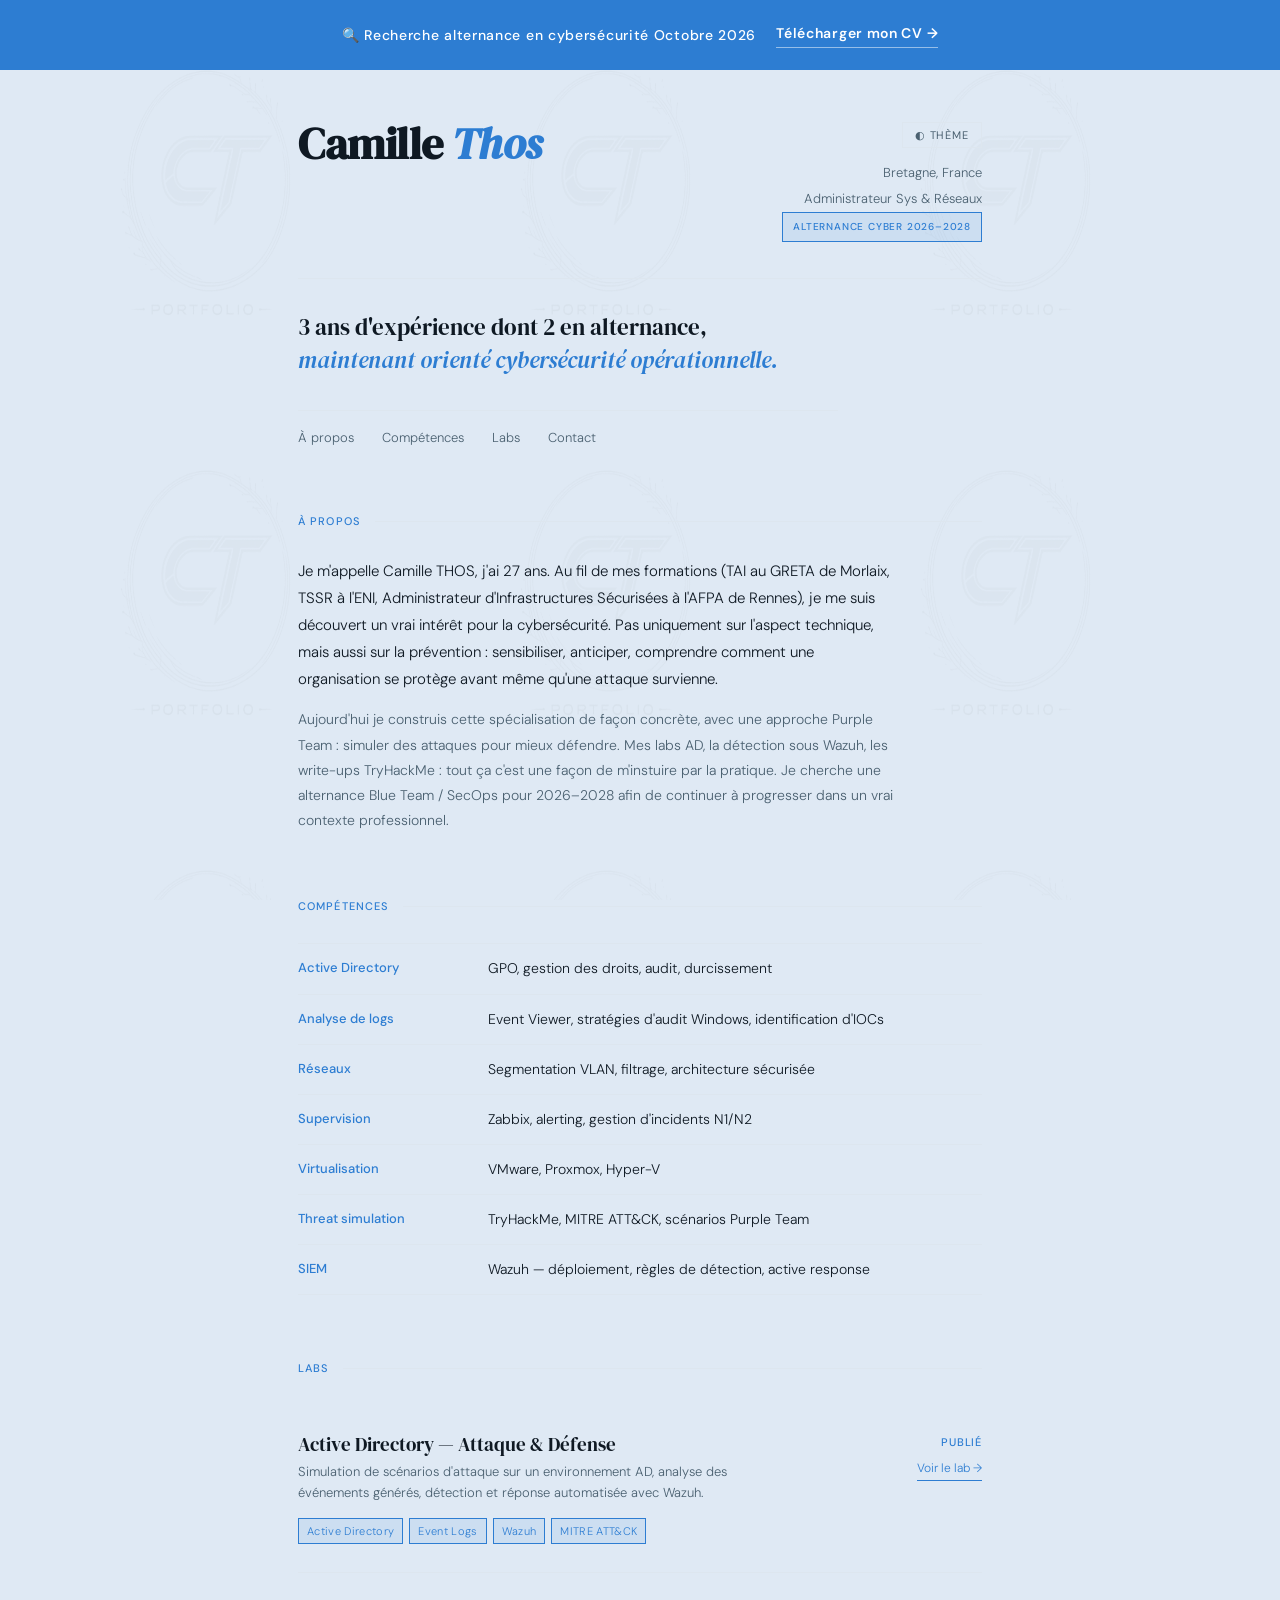
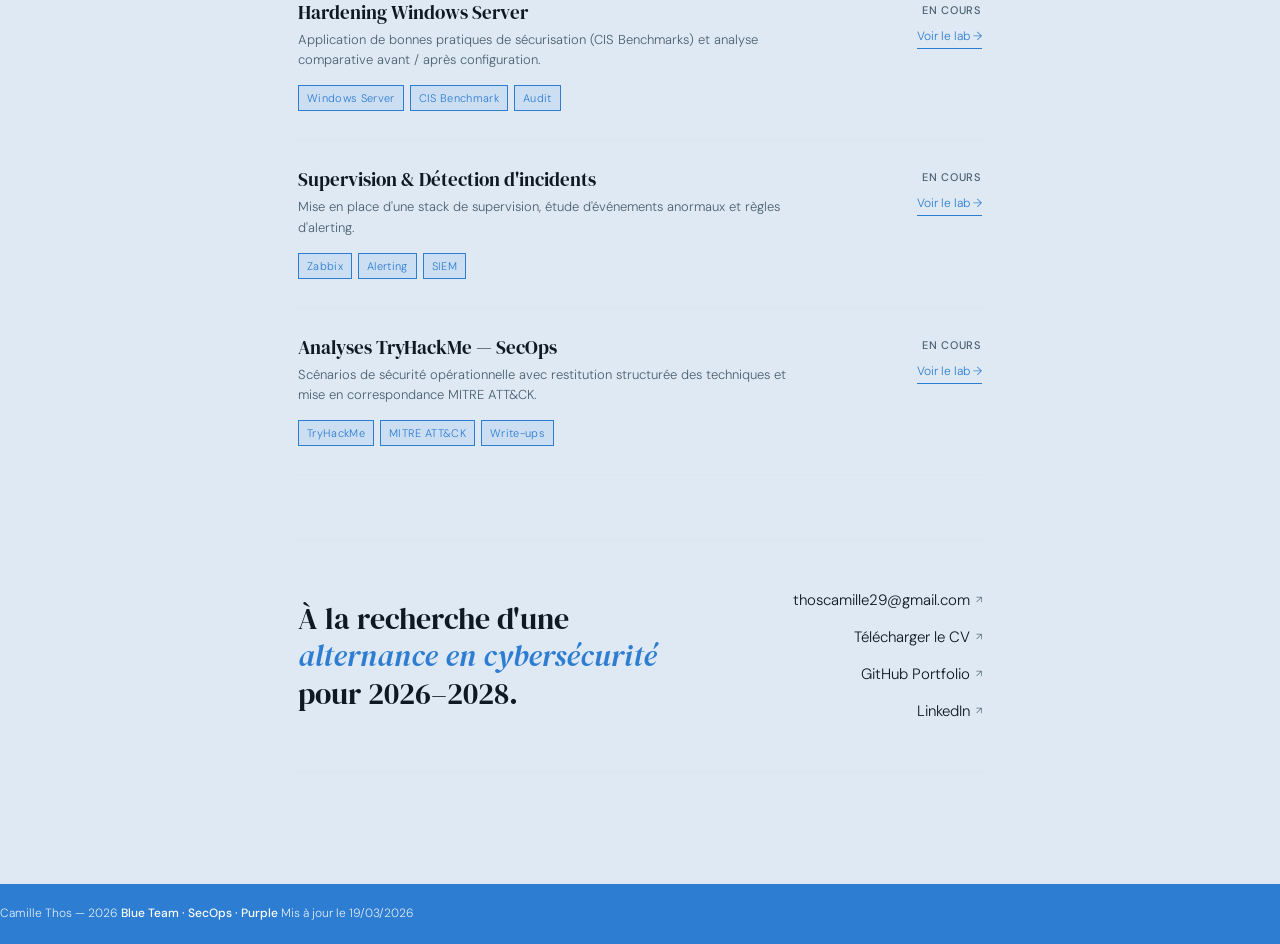
<file: index.html>
<!DOCTYPE html>
<html lang="fr" data-theme="light">
<head>
  <meta charset="UTF-8" />
  <meta name="viewport" content="width=device-width, initial-scale=1.0" />
  <title>Camille Thos</title>
  <link href="https://fonts.googleapis.com/css2?family=DM+Serif+Display:ital@0;1&family=DM+Sans:opsz,wght@9..40,300;9..40,400;9..40,500&display=swap" rel="stylesheet" />
  <link rel="stylesheet" href="style.css" />
</head>
<body>

<div class="banner">
  &#128269; Recherche alternance en cybersécurité Octobre 2026
  <a href="CV_THOS_CAMILLE.pdf" target="_blank">Télécharger mon CV →</a>
</div>

<div class="container">

  <header>
    <div class="header-top">
      <h1 class="name">Camille <em>Thos</em></h1>
      <div class="header-right">
        <button class="theme-toggle" onclick="toggleTheme()">&#9680; Thème</button>
        <div class="header-meta">
          Bretagne, France<br>
          Administrateur Sys &amp; Réseaux<br>
          <span class="badge">Alternance cyber 2026&ndash;2028</span>
        </div>
      </div>
    </div>

    <p class="header-intro">
      3 ans d&apos;expérience dont 2 en alternance,<br>
      <em>maintenant orienté cybersécurité opérationnelle.</em>
    </p>

    <nav>
      <a href="#apropos">À propos</a>
      <a href="#competences">Compétences</a>
      <a href="#labs">Labs</a>
      <a href="#contact">Contact</a>
    </nav>
  </header>

  <section id="apropos">
    <div class="section-label">À propos</div>
    <div class="about-body">
      <p>Je m&apos;appelle Camille THOS, j&apos;ai 27 ans. Au fil de mes formations (TAI au GRETA de Morlaix, TSSR à l&apos;ENI, Administrateur d&apos;Infrastructures Sécurisées à l&apos;AFPA de Rennes), je me suis découvert un vrai intérêt pour la cybersécurité. Pas uniquement sur l&apos;aspect technique, mais aussi sur la prévention : sensibiliser, anticiper, comprendre comment une organisation se protège avant même qu&apos;une attaque survienne.</p>
      <p>Aujourd&apos;hui je construis cette spécialisation de façon concrète, avec une approche Purple Team : simuler des attaques pour mieux défendre. Mes labs AD, la détection sous Wazuh, les write-ups TryHackMe : tout ça c&apos;est une façon de m'instuire par la pratique. Je cherche une alternance Blue Team / SecOps pour 2026&ndash;2028 afin de continuer à progresser dans un vrai contexte professionnel.</p>
    </div>
  </section>

  <section id="competences">
    <div class="section-label">Compétences</div>
    <table class="skills-table">
      <tr><td>Active Directory</td><td>GPO, gestion des droits, audit, durcissement</td></tr>
      <tr><td>Analyse de logs</td><td>Event Viewer, stratégies d&apos;audit Windows, identification d&apos;IOCs</td></tr>
      <tr><td>Réseaux</td><td>Segmentation VLAN, filtrage, architecture sécurisée</td></tr>
      <tr><td>Supervision</td><td>Zabbix, alerting, gestion d&apos;incidents N1/N2</td></tr>
      <tr><td>Virtualisation</td><td>VMware, Proxmox, Hyper-V</td></tr>
      <tr><td>Threat simulation</td><td>TryHackMe, MITRE ATT&amp;CK, scénarios Purple Team</td></tr>
      <tr><td>SIEM</td><td>Wazuh — déploiement, règles de détection, active response</td></tr>
    </table>
  </section>

  <section id="labs">
    <div class="section-label">Labs</div>

    <div class="lab">
      <div>
        <div class="lab-title">Active Directory — Attaque &amp; Défense</div>
        <div class="lab-desc">Simulation de scénarios d&apos;attaque sur un environnement AD, analyse des événements générés, détection et réponse automatisée avec Wazuh.</div>
        <div class="lab-tags">
          <span class="lab-tag">Active Directory</span>
          <span class="lab-tag">Event Logs</span>
          <span class="lab-tag">Wazuh</span>
          <span class="lab-tag">MITRE ATT&amp;CK</span>
        </div>
      </div>
      <div class="lab-aside">
        <span class="lab-status on">Publié</span>
        <a class="lab-link" href="lab-ad.html">Voir le lab →</a>
      </div>
    </div>

    <div class="lab">
      <div>
        <div class="lab-title">Hardening Windows Server</div>
        <div class="lab-desc">Application de bonnes pratiques de sécurisation (CIS Benchmarks) et analyse comparative avant / après configuration.</div>
        <div class="lab-tags">
          <span class="lab-tag">Windows Server</span>
          <span class="lab-tag">CIS Benchmark</span>
          <span class="lab-tag">Audit</span>
        </div>
      </div>
      <div class="lab-aside">
        <span class="lab-status">En cours</span>
        <a class="lab-link" href="lab-hardening.html">Voir le lab →</a>
      </div>
    </div>

    <div class="lab">
      <div>
        <div class="lab-title">Supervision &amp; Détection d&apos;incidents</div>
        <div class="lab-desc">Mise en place d&apos;une stack de supervision, étude d&apos;événements anormaux et règles d&apos;alerting.</div>
        <div class="lab-tags">
          <span class="lab-tag">Zabbix</span>
          <span class="lab-tag">Alerting</span>
          <span class="lab-tag">SIEM</span>
        </div>
      </div>
      <div class="lab-aside">
        <span class="lab-status">En cours</span>
        <a class="lab-link" href="lab-supervision.html">Voir le lab →</a>
      </div>
    </div>

    <div class="lab">
      <div>
        <div class="lab-title">Analyses TryHackMe — SecOps</div>
        <div class="lab-desc">Scénarios de sécurité opérationnelle avec restitution structurée des techniques et mise en correspondance MITRE ATT&amp;CK.</div>
        <div class="lab-tags">
          <span class="lab-tag">TryHackMe</span>
          <span class="lab-tag">MITRE ATT&amp;CK</span>
          <span class="lab-tag">Write-ups</span>
        </div>
      </div>
      <div class="lab-aside">
        <span class="lab-status">En cours</span>
        <a class="lab-link" href="lab-tryhackme.html">Voir le lab →</a>
      </div>
    </div>

  </section>

  <section id="contact">
    <div class="contact-wrap">
      <div class="contact-heading">
        À la recherche d&apos;une<br>
        <em>alternance en cybersécurité</em><br>
        pour 2026&ndash;2028.
      </div>
      <div class="contact-links">
        <a class="clink" href="mailto:thoscamille29@gmail.com">thoscamille29@gmail.com</a>
        <a class="clink" href="CV_THOS_CAMILLE.pdf" target="_blank">Télécharger le CV</a>
        <a class="clink" href="https://github.com/camille-thos/Cyber-Portfolio" target="_blank">GitHub Portfolio</a>
        <a class="clink" href="https://www.linkedin.com/in/camille-thos" target="_blank">LinkedIn</a>
      </div>
    </div>
  </section>

</div>

<footer>
  <span>Camille Thos &mdash; 2026</span>
  <span class="footer-accent">Blue Team &middot; SecOps &middot; Purple</span>
  <span>Mis à jour le 19/03/2026</span>
</footer>

<script>
  function toggleTheme() {
    const html = document.documentElement;
    const next = html.getAttribute('data-theme') === 'dark' ? 'light' : 'dark';
    html.setAttribute('data-theme', next);
    localStorage.setItem('theme', next);
  }
  const saved = localStorage.getItem('theme');
  if (saved) document.documentElement.setAttribute('data-theme', saved);

  // Accordéon (lab pages only, no-op on index)
  document.querySelectorAll('.accordion-trigger').forEach(btn => {
    btn.addEventListener('click', () => {
      const item = btn.parentElement;
      const isOpen = item.classList.contains('open');
      document.querySelectorAll('.accordion-item').forEach(i => i.classList.remove('open'));
      if (!isOpen) {
        item.classList.add('open');
        setTimeout(() => item.scrollIntoView({ behavior: 'smooth', block: 'start' }), 50);
      }
    });
  });
</script>
</body>
</html>
</file>
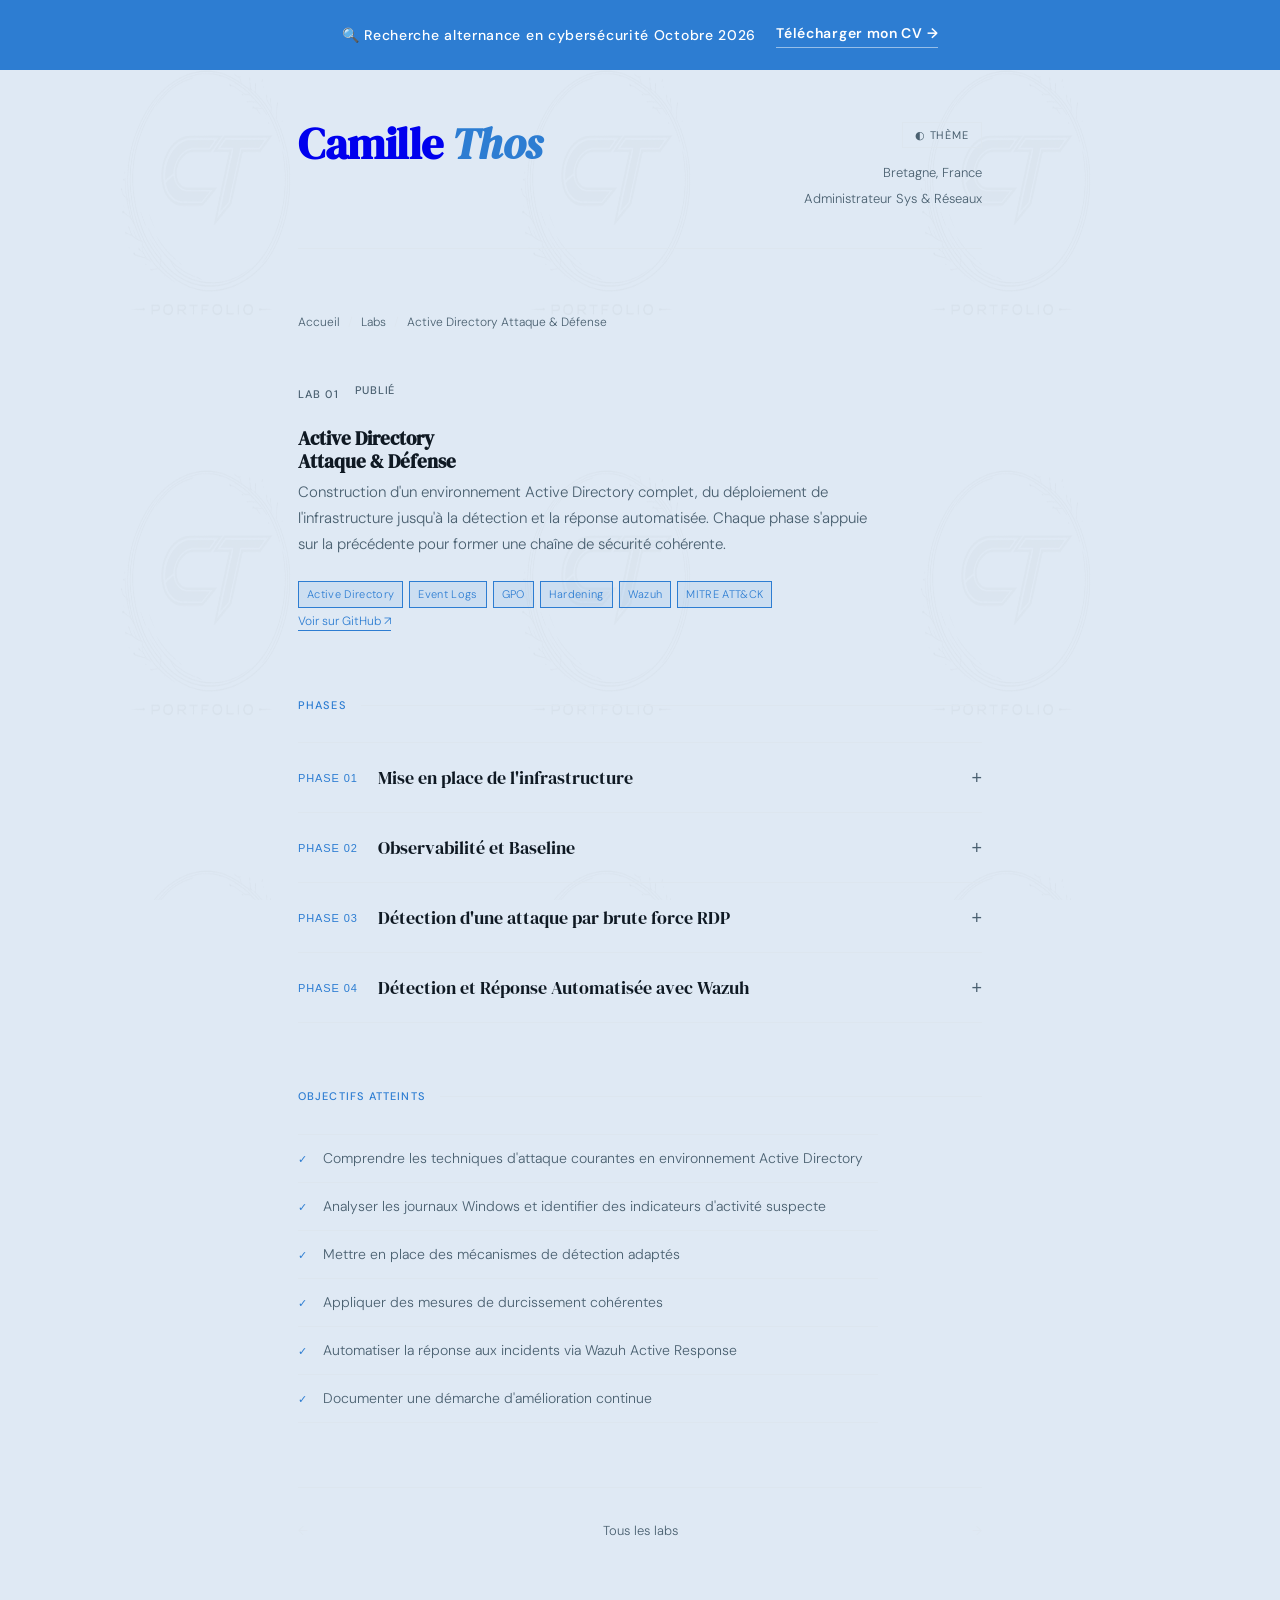
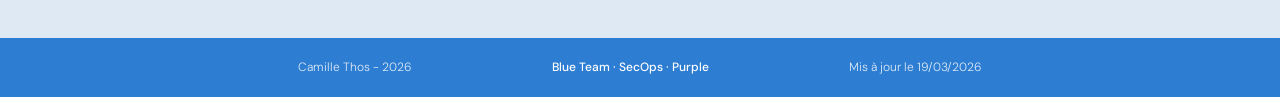
<file: lab-ad.html>
<!DOCTYPE html>
<html lang="fr" data-theme="light">
<head>
  <meta charset="UTF-8" />
  <meta name="viewport" content="width=device-width, initial-scale=1.0" />
  <title>Lab AD Camille Thos</title>
  <link href="https://fonts.googleapis.com/css2?family=DM+Serif+Display:ital@0;1&family=DM+Sans:opsz,wght@9..40,300;9..40,400;9..40,500&display=swap" rel="stylesheet" />
  <link rel="stylesheet" href="style.css" />

</head>
<body>
<div class="banner">
  &#128269; Recherche alternance en cybersécurité Octobre 2026
  <a href="CV_THOS_CAMILLE.pdf" target="_blank">Télécharger mon CV →</a>
</div>
<div class="container">

  <header>
    <div class="header-top">
      <a href="index.html" style="text-decoration:none"><h1 class="name">Camille <em>Thos</em></h1></a>
      <div class="header-right">
        <button class="theme-toggle" onclick="toggleTheme()">◐ Thème</button>
        <div class="header-meta">Bretagne, France<br>Administrateur Sys & Réseaux</div>
      </div>
    </div>
  </header>

  <div class="breadcrumb">
    <a href="index.html">Accueil</a>
    <span>/</span>
    <a href="index.html#labs">Labs</a>
    <span>/</span>
    Active Directory Attaque & Défense
  </div>

  <div class="lab-header">
    <div class="lab-meta">
      <span class="lab-num">Lab 01</span>
      <span class="lab-status">Publié</span>
    </div>
    <h1 class="lab-title">Active Directory <br>Attaque & Défense</h1>
    <p class="lab-intro">Construction d'un environnement Active Directory complet, du déploiement de l'infrastructure jusqu'à la détection et la réponse automatisée. Chaque phase s'appuie sur la précédente pour former une chaîne de sécurité cohérente.</p>
    <div class="lab-tags">
      <span class="lab-tag">Active Directory</span>
      <span class="lab-tag">Event Logs</span>
      <span class="lab-tag">GPO</span>
      <span class="lab-tag">Hardening</span>
      <span class="lab-tag">Wazuh</span>
      <span class="lab-tag">MITRE ATT&CK</span>
    </div>
    <a class="lab-github" href="https://github.com/camille-thos/Cyber-Portfolio/tree/main/AD-Lab-Attack-Defense" target="_blank">Voir sur GitHub ↗</a>
  </div>

  <section>
    <div class="section-label">Phases</div>
    <div class="accordion">

      <!-- PHASE 01 -->
      <div class="accordion-item">
        <button class="accordion-trigger">
          <span class="accordion-num">Phase 01</span>
          <span class="accordion-title">Mise en place de l'infrastructure</span>
          <span class="accordion-icon">+</span>
        </button>
        <div class="accordion-body">
          <p>Mise en place d'une infrastructure Active Directory fonctionnelle dans un environnement réseau segmenté simulant un système d'information d'entreprise. Aucun mécanisme de détection ou SIEM n'est utilisé à ce stade.</p>

          <p style="font-weight:500; color:var(--black); margin-top:20px; margin-bottom:8px;">Plan d'adressage LAN</p>
          <table class="infra-table">
            <tr><th>Machine</th><th>Rôle</th><th>IP</th></tr>
            <tr><td>OPNsense</td><td>Gateway LAN</td><td>192.168.2.1</td></tr>
            <tr><td>DC01</td><td>Domain Controller</td><td>192.168.2.2</td></tr>
            <tr><td>CLIENT01</td><td>Poste utilisateur</td><td>192.168.2.10</td></tr>
          </table>

          <p style="font-weight:500; color:var(--black); margin-top:20px; margin-bottom:8px;">Plan d'adressage ATTACK NET</p>
          <table class="infra-table">
            <tr><th>Machine</th><th>Rôle</th><th>IP</th></tr>
            <tr><td>OPNsense</td><td>Gateway OPT1</td><td>192.168.3.1</td></tr>
            <tr><td>KALI01</td><td>Machine d'attaque</td><td>192.168.3.2</td></tr>
          </table>

          <p style="font-weight:500; color:var(--black); margin-top:20px; margin-bottom:8px;">Machines virtuelles</p>
          <p><strong style="color:var(--black)">OPNsense</strong> Firewall assurant la segmentation entre les réseaux. Interfaces WAN (accès externe optionnel), LAN (réseau interne), OPT1 (réseau attaquant).</p>
          <p style="margin-top:10px"><strong style="color:var(--black)">DC01 Windows Server 2025</strong> Active Directory Domain Services, DNS. Domaine <code>lab.local</code></p>
          <p style="margin-top:10px"><strong style="color:var(--black)">CLIENT01 Windows 10</strong> Poste utilisateur joint au domaine, utilisé pour générer de l'activité légitime.</p>
          <p style="margin-top:10px"><strong style="color:var(--black)">KALI01</strong> Machine utilisée pour simuler des attaques provenant d'un réseau distinct.</p>

          <p style="font-weight:500; color:var(--black); margin-top:20px; margin-bottom:8px;">Organisation Active Directory</p>
          <p>L'AD est structuré avec trois unités organisationnelles représentant les services de l'entreprise. Chaque OU contient un dossier Utilisateurs, Groupes et Ordinateurs. Cette organisation permet d'appliquer des GPO ciblées, de simuler des délégations d'administration et de reproduire des cas réalistes d'élévation de privilèges.</p>
          <ul style="margin-top:10px; margin-left:16px; font-size:13px; color:var(--gray); line-height:2.2;">
            <li>UO_Comptabilite</li>
            <li>UO_IT</li>
            <li>UO_RH</li>
          </ul>

          <img class="lab-img" src="images/ADGLP.png" alt="Structure Active Directory OUs Comptabilité, IT, RH" />

          <p style="font-weight:500; color:var(--black); margin-top:24px; margin-bottom:8px;">Validation</p>
          <ul style="margin-left:16px; font-size:13px; color:var(--gray); line-height:2.2;">
            <li>Le domaine Active Directory est opérationnel</li>
            <li>Le client est joint au domaine</li>
            <li>La communication réseau fonctionne via OPNsense</li>
            <li>La segmentation réseau est en place</li>
          </ul>
        </div>
      </div>

      <!-- PHASE 02 -->
      <div class="accordion-item">
        <button class="accordion-trigger">
          <span class="accordion-num">Phase 02</span>
          <span class="accordion-title">Observabilité et Baseline</span>
          <span class="accordion-icon">+</span>
        </button>
        <div class="accordion-body">
          <p>Mise en place de la journalisation de sécurité sur l'environnement Active Directory afin de rendre l'infrastructure observable avant toute simulation d'attaque. L'objectif est d'établir un comportement normal (baseline) du domaine.</p>

          <p style="font-weight:500; color:var(--black); margin-top:20px; margin-bottom:8px;">Activation des stratégies d'audit</p>
          <p>Les audits ont été configurés via une stratégie de groupe appliquée aux contrôleurs de domaine.</p>
          <span class="path">Default Domain Controllers Policy → Configuration ordinateur → Paramètres Windows → Paramètres de sécurité → Configuration avancée de la stratégie d'audit</span>

          <p style="font-weight:500; color:var(--black); margin-top:16px; margin-bottom:8px;">Catégories activées</p>
          <ul style="margin-left:16px; font-size:13px; color:var(--gray); line-height:2.2;">
            <li>Ouverture de session Succès / Échec</li>
            <li>Gestion des comptes utilisateurs Succès</li>
            <li>Accès au service d'annuaire Succès</li>
            <li>Utilisation des privilèges sensibles Succès / Échec</li>
          </ul>

          <img class="lab-img" src="images/GPO.png" alt="Configuration des stratégies d'audit GPO" />

          <p style="font-weight:500; color:var(--black); margin-top:20px; margin-bottom:8px;">Validation de la journalisation</p>
          <p>Vérification via Observateur d'événements → Journaux Windows → Sécurité.</p>
          <table class="event-table" style="margin-top:12px;">
            <tr><th>Event ID</th><th>Description</th></tr>
            <tr><td>4624</td><td>Ouverture de session réussie</td></tr>
            <tr><td>4625</td><td>Échec d'authentification</td></tr>
            <tr><td>4672</td><td>Attribution de privilèges spéciaux</td></tr>
          </table>

          <img class="lab-img" src="images/eventviewer_security.png" alt="Journaux de sécurité Event Viewer" />

          <p style="font-weight:500; color:var(--black); margin-top:20px; margin-bottom:8px;">Établissement d'une baseline</p>
          <p>Activité légitime générée depuis CLIENT01 ouverture de session, déconnexion/reconnexion, accès aux ressources, administration AD et trafic réseau standard. Cette étape permet de différencier une activité normale d'un comportement suspect.</p>

          <p style="font-weight:500; color:var(--black); margin-top:20px; margin-bottom:8px;">Résultat</p>
          <p>L'infrastructure produit désormais des journaux de sécurité exploitables. Le domaine est prêt pour la phase suivante.</p>
        </div>
      </div>

      <!-- PHASE 03 -->
      <div class="accordion-item">
        <button class="accordion-trigger">
          <span class="accordion-num">Phase 03</span>
          <span class="accordion-title">Détection d'une attaque par brute force RDP</span>
          <span class="accordion-icon">+</span>
        </button>
        <div class="accordion-body">
          <p>Simulation d'une attaque par brute force sur le service RDP afin d'observer les traces générées dans les journaux Windows et valider la configuration d'audit de la phase précédente.</p>

          <p style="font-weight:500; color:var(--black); margin-top:20px; margin-bottom:8px;">Contexte</p>
          <table class="infra-table">
            <tr><th>Rôle</th><th>Machine</th><th>IP</th></tr>
            <tr><td>Cible</td><td>DC01 RDP TCP 3389</td><td>192.168.2.2</td></tr>
            <tr><td>Attaquant</td><td>KALI01</td><td>192.168.3.2</td></tr>
          </table>

          <p style="font-weight:500; color:var(--black); margin-top:20px; margin-bottom:8px;">Étape 1 Découverte du service</p>
          <p>Vérification de l'exposition du service RDP depuis le réseau attaquant. Résultat port 3389 ouvert, service ms-wbt-server détecté.</p>
          <img class="lab-img" src="images/port.png" alt="Scan du port 3389 depuis KALI01" />

          <p style="font-weight:500; color:var(--black); margin-top:20px; margin-bottom:8px;">Étape 2 Simulation du brute force</p>
          <p>Multiples tentatives d'authentification générées depuis Kali. Résultats multiples tentatives échouées, puis découverte d'un mot de passe valide.</p>
          <img class="lab-img" src="images/gen_log.png" alt="Génération des logs brute force" />

          <p style="font-weight:500; color:var(--black); margin-top:20px; margin-bottom:8px;">Étape 3 Analyse des journaux Windows</p>
          <p>Analyse via Observateur d'événements → Journaux Windows → Sécurité.</p>
          <table class="event-table" style="margin-top:12px; margin-bottom:16px;">
            <tr><th>Event ID</th><th>Description</th></tr>
            <tr><td>4625</td><td>Échec de connexion</td></tr>
            <tr><td>4624</td><td>Connexion réussie</td></tr>
            <tr><td>4776</td><td>Validation des identifiants</td></tr>
          </table>
          <img class="lab-img" src="images/logs.png" alt="Event Viewer, corrélation Event ID 4625 / 4624" />

          <p style="font-weight:500; color:var(--black); margin-top:20px; margin-bottom:8px;">Indices détectables</p>
          <ul style="margin-left:16px; font-size:13px; color:var(--gray); line-height:2.2;">
            <li>Grand nombre d'Event ID 4625 en peu de temps</li>
            <li>Même compte ciblé, même source réseau</li>
            <li>Réussite finale après plusieurs échecs</li>
            <li>Corrélation temporelle permettant d'identifier une attaque automatisée</li>
          </ul>

          <p style="font-weight:500; color:var(--black); margin-top:20px; margin-bottom:8px;">Conclusion</p>
          <p>L'environnement permet d'identifier une tentative de brute force et de préparer la mise en place d'une réponse automatisée objet de la Phase 04.</p>
        </div>
      </div>

      <!-- PHASE 04 -->
      <div class="accordion-item">
        <button class="accordion-trigger">
          <span class="accordion-num">Phase 04</span>
          <span class="accordion-title">Détection et Réponse Automatisée avec Wazuh</span>
          <span class="accordion-icon">+</span>
        </button>
        <div class="accordion-body">
          <p>Déploiement d'un SIEM/XDR open source sur l'infrastructure existante afin d'automatiser la détection des comportements suspects et de déclencher des réponses sans intervention manuelle.</p>

          <p style="font-weight:500; color:var(--black); margin-top:20px; margin-bottom:8px;">Architecture</p>
          <table class="infra-table">
            <tr><th>Machine</th><th>Rôle</th><th>IP</th></tr>
            <tr><td>WAZUH01</td><td>Manager + Dashboard (Debian 12)</td><td>192.168.2.20</td></tr>
            <tr><td>DC01</td><td>Domain Controller + Agent</td><td>192.168.2.2</td></tr>
            <tr><td>CLIENT01</td><td>Poste utilisateur + Agent</td><td>192.168.2.10</td></tr>
            <tr><td>KALI01</td><td>Machine d'attaque</td><td>192.168.3.2</td></tr>
          </table>

          <p style="font-weight:500; color:var(--black); margin-top:20px; margin-bottom:8px;">Événements surveillés</p>
          <table class="event-table">
            <tr><th>Event ID</th><th>Description</th></tr>
            <tr><td>4625</td><td>Échec d'authentification</td></tr>
            <tr><td>4624</td><td>Ouverture de session réussie</td></tr>
            <tr><td>4776</td><td>Validation des identifiants NTLM</td></tr>
            <tr><td>4672</td><td>Attribution de privilèges spéciaux</td></tr>
            <tr><td>4720</td><td>Création d'un compte utilisateur</td></tr>
            <tr><td>4732</td><td>Ajout d'un membre à un groupe privilégié</td></tr>
          </table>

          <p style="font-weight:500; color:var(--black); margin-top:20px; margin-bottom:8px;">Règles de détection</p>
          <ul style="margin-left:16px; font-size:13px; color:var(--gray); line-height:2.2; margin-bottom:8px;">
            <li><strong style="color:var(--black)">Brute force RDP</strong> plus de 5 Event ID 4625 en moins de 60 secondes → alerte niveau 10</li>
            <li><strong style="color:var(--black)">Auth réussie après échecs</strong> Event ID 4624 après série de 4625 → alerte niveau 12</li>
            <li><strong style="color:var(--black)">Création de compte hors baseline</strong> Event ID 4720 inattendu → alerte niveau 8</li>
          </ul>
          <img class="lab-img" src="images/Wazuh_Dashboard.png" alt="Dashboard Wazuh agents DC01 et CLIENT01 connectés" />
          <img class="lab-img" src="images/Detection.png" alt="Alertes Wazuh RDP Attack Detected rule 100002" />

          <p style="font-weight:500; color:var(--black); margin-top:24px; margin-bottom:8px;">Réponse automatisée</p>
          <p>Wazuh déclenche automatiquement un blocage lorsque la règle 100002 atteint le niveau 10. L'IP source 192.168.3.2 est bloquée via netsh.exe sur DC01 Kali ne peut plus établir de connexion RDP.</p>
          <p style="margin-top:10px; font-size:13px; color:var(--gray);">Note Windows dispose également d'un mécanisme natif de verrouillage de compte via GPO (Account Lockout Policy) qui complète la réponse au niveau système.</p>
          <img class="lab-img" src="images/blocage.png" alt="Active response déclenchée netsh.exe add" />
          <img class="lab-img" src="images/rdp.png" alt="Hydra connection failed, brute force bloqué" />

          <p style="font-weight:500; color:var(--black); margin-top:24px; margin-bottom:8px;">Validation</p>
          <p>Le scénario de la Phase 03 est rejoué KALI01 (192.168.3.2) lance le brute force → Wazuh détecte les 4625 répétés → règle 100002 niveau 10 → active response netsh.exe → IP bloquée → Hydra 0 valid password found.</p>

          <p style="font-weight:500; color:var(--black); margin-top:24px; margin-bottom:8px;">Limites et pistes d'amélioration</p>
          <ul style="margin-left:16px; font-size:13px; color:var(--gray); line-height:2.2;">
            <li>Seuils calibrés pour le lab à ajuster en production selon la baseline réelle</li>
            <li>La désactivation de compte peut générer des faux positifs une couche SOAR serait nécessaire en production</li>
            <li>Piste suivante intégrer Sysmon pour détecter des techniques avancées (Pass-the-Hash, Kerberoasting)</li>
          </ul>
        </div>
      </div>

    </div>
  </section>

  <section>
    <div class="section-label">Objectifs atteints</div>
    <ul class="obj-list">
      <li><span class="obj-check">✓</span> Comprendre les techniques d'attaque courantes en environnement Active Directory</li>
      <li><span class="obj-check">✓</span> Analyser les journaux Windows et identifier des indicateurs d'activité suspecte</li>
      <li><span class="obj-check">✓</span> Mettre en place des mécanismes de détection adaptés</li>
      <li><span class="obj-check">✓</span> Appliquer des mesures de durcissement cohérentes</li>
      <li><span class="obj-check">✓</span> Automatiser la réponse aux incidents via Wazuh Active Response</li>
      <li><span class="obj-check">✓</span> Documenter une démarche d'amélioration continue</li>
    </ul>
  </section>

  <div class="lab-nav">
    <span style="color:var(--light)">←</span>
    <a href="index.html#labs">Tous les labs</a>
    <span style="color:var(--light)">→</span>
  </div>

  

</div>
<footer>
  <div class="footer-inner">
    <span>Camille Thos - 2026</span>
    <span class="footer-accent">Blue Team &middot; SecOps &middot; Purple</span>
    <span>Mis à jour le 19/03/2026</span>
  </div>
</footer>
<script>
  function toggleTheme() {
    const html = document.documentElement;
    const next = html.getAttribute('data-theme') === 'dark' ? 'light' : 'dark';
    html.setAttribute('data-theme', next);
    localStorage.setItem('theme', next);
  }
  const saved = localStorage.getItem('theme');
  if (saved) document.documentElement.setAttribute('data-theme', saved);

  document.querySelectorAll('.accordion-trigger').forEach(btn => {
    btn.addEventListener('click', () => {
      const item = btn.parentElement;
      const isOpen = item.classList.contains('open');
      document.querySelectorAll('.accordion-item').forEach(i => i.classList.remove('open'));
      if (!isOpen) {
        item.classList.add('open');
        setTimeout(() => item.scrollIntoView({ behavior: 'smooth', block: 'start' }), 50);
      }
    });
  });
</script>


<div id="lb" style="visibility:hidden;opacity:0;position:fixed;inset:0;background:rgba(0,0,0,0.88);z-index:9999;display:flex;align-items:center;justify-content:center;cursor:zoom-out;transition:opacity 0.2s,visibility 0.2s;">
  <img id="lb-img" style="max-width:90vw;max-height:90vh;object-fit:contain;" />
</div>
<script>
  document.querySelectorAll('.lab-img').forEach(function(img) {
    img.style.cursor = 'zoom-in';
    img.addEventListener('click', function() {
      document.getElementById('lb-img').src = this.src;
      var lb = document.getElementById('lb');
      lb.style.visibility = 'visible';
      lb.style.opacity = '1';
    });
  });
  document.getElementById('lb').addEventListener('click', function() {
    this.style.visibility = 'hidden';
    this.style.opacity = '0';
  });
  document.addEventListener('keydown', function(e) {
    if (e.key === 'Escape') {
      var lb = document.getElementById('lb');
      lb.style.visibility = 'hidden';
      lb.style.opacity = '0';
    }
  });
</script>

</body>
</html>
</file>
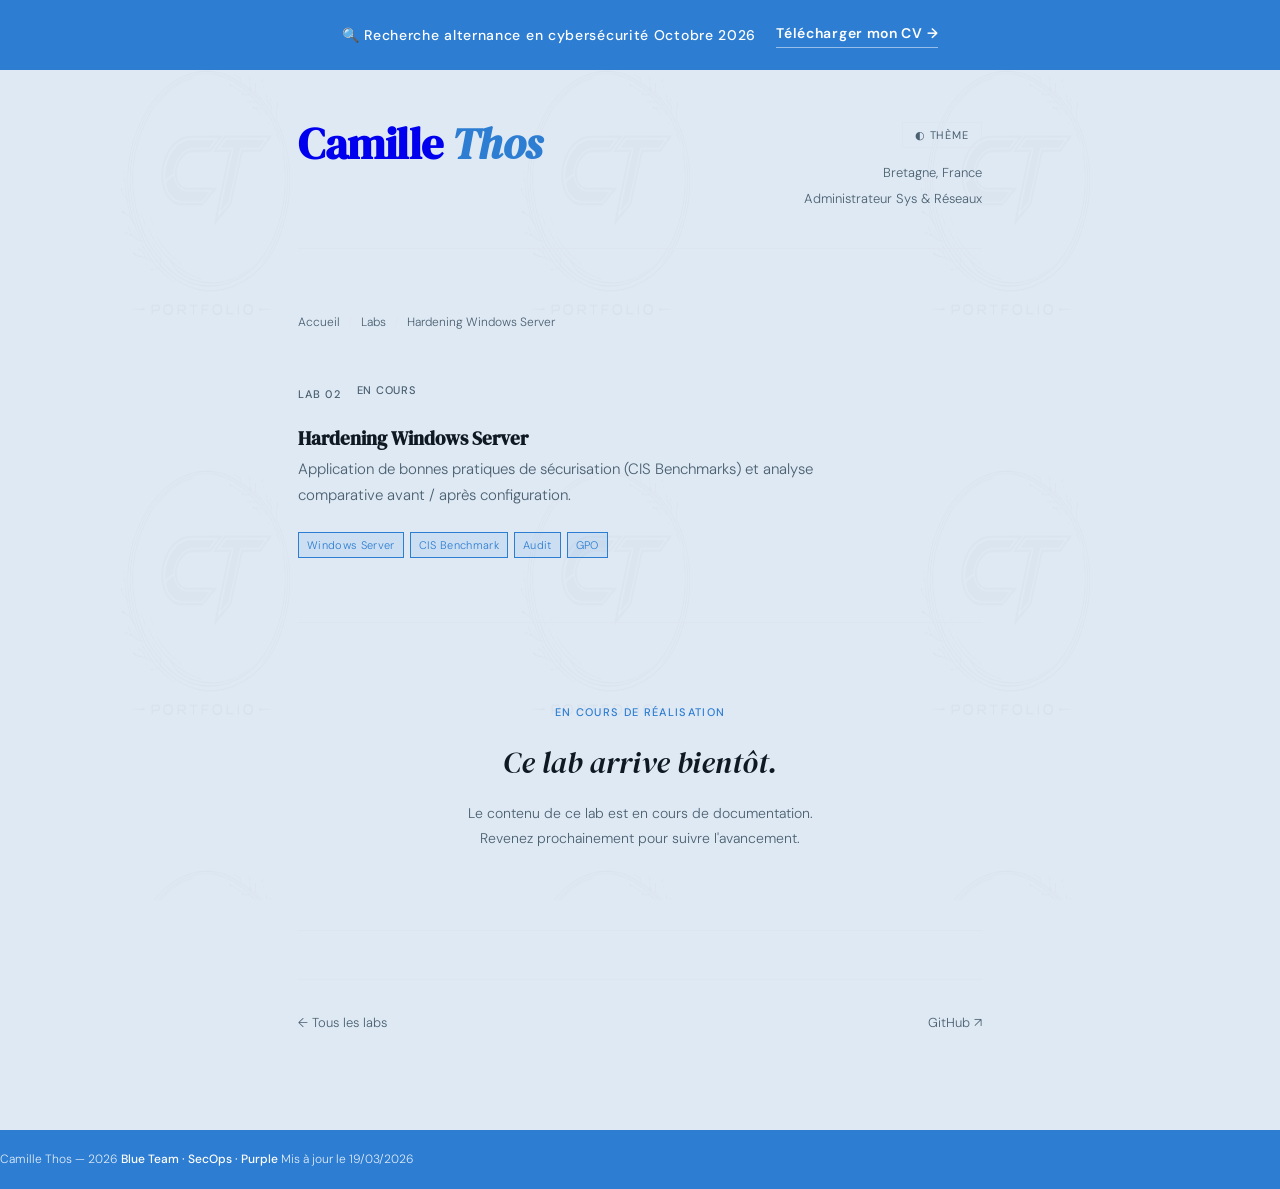
<file: lab-hardening.html>
<!DOCTYPE html>
<html lang="fr" data-theme="light">
<head>
  <meta charset="UTF-8" />
  <meta name="viewport" content="width=device-width, initial-scale=1.0" />
  <title>Hardening Windows Server Camille Thos</title>
  <link href="https://fonts.googleapis.com/css2?family=DM+Serif+Display:ital@0;1&family=DM+Sans:opsz,wght@9..40,300;9..40,400;9..40,500&display=swap" rel="stylesheet" />
  <link rel="stylesheet" href="style.css" />
</head>
<body>
<div class="banner">
  &#128269; Recherche alternance en cybersécurité Octobre 2026
  <a href="CV_THOS_CAMILLE.pdf" target="_blank">Télécharger mon CV →</a>
</div>
<div class="container">
  <header>
    <div class="header-top">
      <a href="index.html" style="text-decoration:none"><h1 class="name">Camille <em>Thos</em></h1></a>
      <div class="header-right">
        <button class="theme-toggle" onclick="toggleTheme()">◐ Thème</button>
        <div class="header-meta">Bretagne, France<br>Administrateur Sys & Réseaux</div>
      </div>
    </div>
  </header>

  <div class="breadcrumb">
    <a href="index.html">Accueil</a>
    <span>/</span>
    <a href="index.html#labs">Labs</a>
    <span>/</span>
    Hardening Windows Server
  </div>

  <div class="lab-header">
    <div class="lab-meta">
      <span class="lab-num">Lab 02</span>
      <span class="lab-status">En cours</span>
    </div>
    <h1 class="lab-title">Hardening Windows Server</h1>
    <p class="lab-intro">Application de bonnes pratiques de sécurisation (CIS Benchmarks) et analyse comparative avant / après configuration.</p>
    <div class="lab-tags">
      <span class="lab-tag">Windows Server</span>
      <span class="lab-tag">CIS Benchmark</span>
      <span class="lab-tag">Audit</span>
      <span class="lab-tag">GPO</span>
    </div>
  </div>

  <div class="coming-soon">
    <div class="coming-soon-label">En cours de réalisation</div>
    <div class="coming-soon-title">Ce lab arrive bientôt.</div>
    <p class="coming-soon-desc">Le contenu de ce lab est en cours de documentation. Revenez prochainement pour suivre l'avancement.</p>
  </div>

  <div class="lab-nav">
    <a href="index.html#labs">← Tous les labs</a>
    <a href="https://github.com/camille-thos/Cyber-Portfolio" target="_blank">GitHub ↗</a>
  </div>

  
</div>
<footer>
  <span>Camille Thos &mdash; 2026</span>
  <span class="footer-accent">Blue Team &middot; SecOps &middot; Purple</span>
  <span>Mis à jour le 19/03/2026</span>
</footer>
<script>
  function toggleTheme() {
    const html = document.documentElement;
    const next = html.getAttribute('data-theme') === 'dark' ? 'light' : 'dark';
    html.setAttribute('data-theme', next);
    localStorage.setItem('theme', next);
  }
  const saved = localStorage.getItem('theme');
  if (saved) document.documentElement.setAttribute('data-theme', saved);

  document.querySelectorAll('.accordion-trigger').forEach(btn => {
    btn.addEventListener('click', () => {
      const item = btn.parentElement;
      const isOpen = item.classList.contains('open');
      document.querySelectorAll('.accordion-item').forEach(i => i.classList.remove('open'));
      if (!isOpen) {
        item.classList.add('open');
        setTimeout(() => item.scrollIntoView({ behavior: 'smooth', block: 'start' }), 50);
      }
    });
  });
</script>
</body>
</html>
</file>
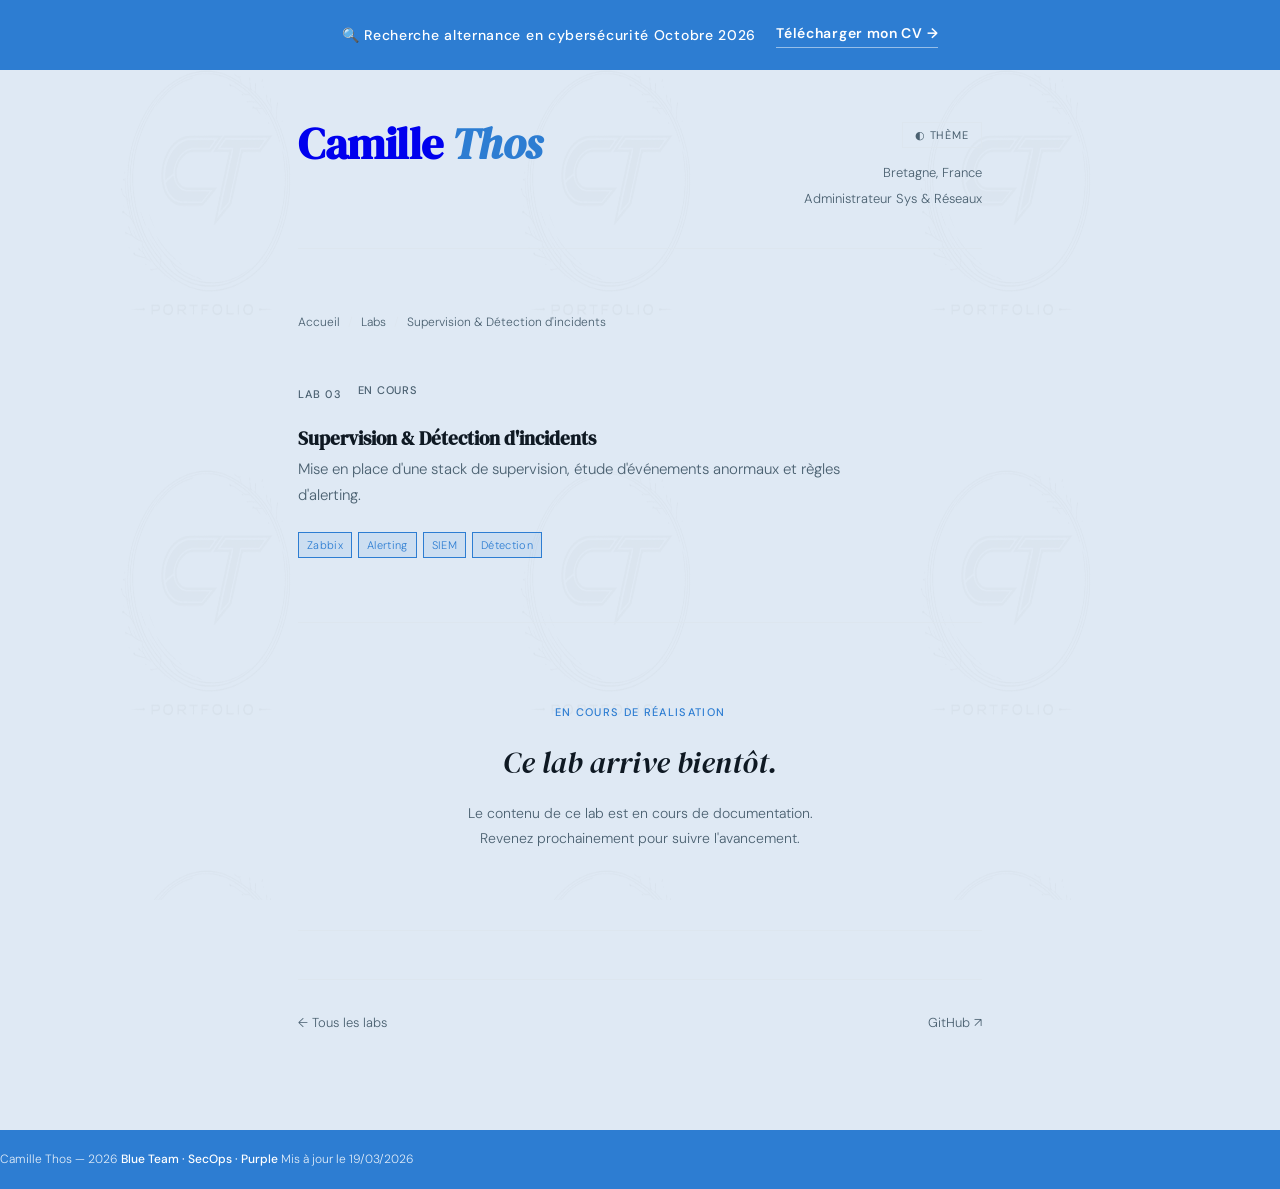
<file: lab-supervision.html>
<!DOCTYPE html>
<html lang="fr" data-theme="light">
<head>
  <meta charset="UTF-8" />
  <meta name="viewport" content="width=device-width, initial-scale=1.0" />
  <title>Supervision &amp; Détection d'incidents Camille Thos</title>
  <link href="https://fonts.googleapis.com/css2?family=DM+Serif+Display:ital@0;1&family=DM+Sans:opsz,wght@9..40,300;9..40,400;9..40,500&display=swap" rel="stylesheet" />
  <link rel="stylesheet" href="style.css" />
</head>
<body>
<div class="banner">
  &#128269; Recherche alternance en cybersécurité Octobre 2026
  <a href="CV_THOS_CAMILLE.pdf" target="_blank">Télécharger mon CV →</a>
</div>
<div class="container">
  <header>
    <div class="header-top">
      <a href="index.html" style="text-decoration:none"><h1 class="name">Camille <em>Thos</em></h1></a>
      <div class="header-right">
        <button class="theme-toggle" onclick="toggleTheme()">◐ Thème</button>
        <div class="header-meta">Bretagne, France<br>Administrateur Sys & Réseaux</div>
      </div>
    </div>
  </header>

  <div class="breadcrumb">
    <a href="index.html">Accueil</a>
    <span>/</span>
    <a href="index.html#labs">Labs</a>
    <span>/</span>
    Supervision &amp; Détection d'incidents
  </div>

  <div class="lab-header">
    <div class="lab-meta">
      <span class="lab-num">Lab 03</span>
      <span class="lab-status">En cours</span>
    </div>
    <h1 class="lab-title">Supervision &amp; Détection d'incidents</h1>
    <p class="lab-intro">Mise en place d'une stack de supervision, étude d'événements anormaux et règles d'alerting.</p>
    <div class="lab-tags">
      <span class="lab-tag">Zabbix</span>
      <span class="lab-tag">Alerting</span>
      <span class="lab-tag">SIEM</span>
      <span class="lab-tag">Détection</span>
    </div>
  </div>

  <div class="coming-soon">
    <div class="coming-soon-label">En cours de réalisation</div>
    <div class="coming-soon-title">Ce lab arrive bientôt.</div>
    <p class="coming-soon-desc">Le contenu de ce lab est en cours de documentation. Revenez prochainement pour suivre l'avancement.</p>
  </div>

  <div class="lab-nav">
    <a href="index.html#labs">← Tous les labs</a>
    <a href="https://github.com/camille-thos/Cyber-Portfolio" target="_blank">GitHub ↗</a>
  </div>

  
</div>
<footer>
  <span>Camille Thos &mdash; 2026</span>
  <span class="footer-accent">Blue Team &middot; SecOps &middot; Purple</span>
  <span>Mis à jour le 19/03/2026</span>
</footer>
<script>
  function toggleTheme() {
    const html = document.documentElement;
    const next = html.getAttribute('data-theme') === 'dark' ? 'light' : 'dark';
    html.setAttribute('data-theme', next);
    localStorage.setItem('theme', next);
  }
  const saved = localStorage.getItem('theme');
  if (saved) document.documentElement.setAttribute('data-theme', saved);

  document.querySelectorAll('.accordion-trigger').forEach(btn => {
    btn.addEventListener('click', () => {
      const item = btn.parentElement;
      const isOpen = item.classList.contains('open');
      document.querySelectorAll('.accordion-item').forEach(i => i.classList.remove('open'));
      if (!isOpen) {
        item.classList.add('open');
        setTimeout(() => item.scrollIntoView({ behavior: 'smooth', block: 'start' }), 50);
      }
    });
  });
</script>
</body>
</html>
</file>
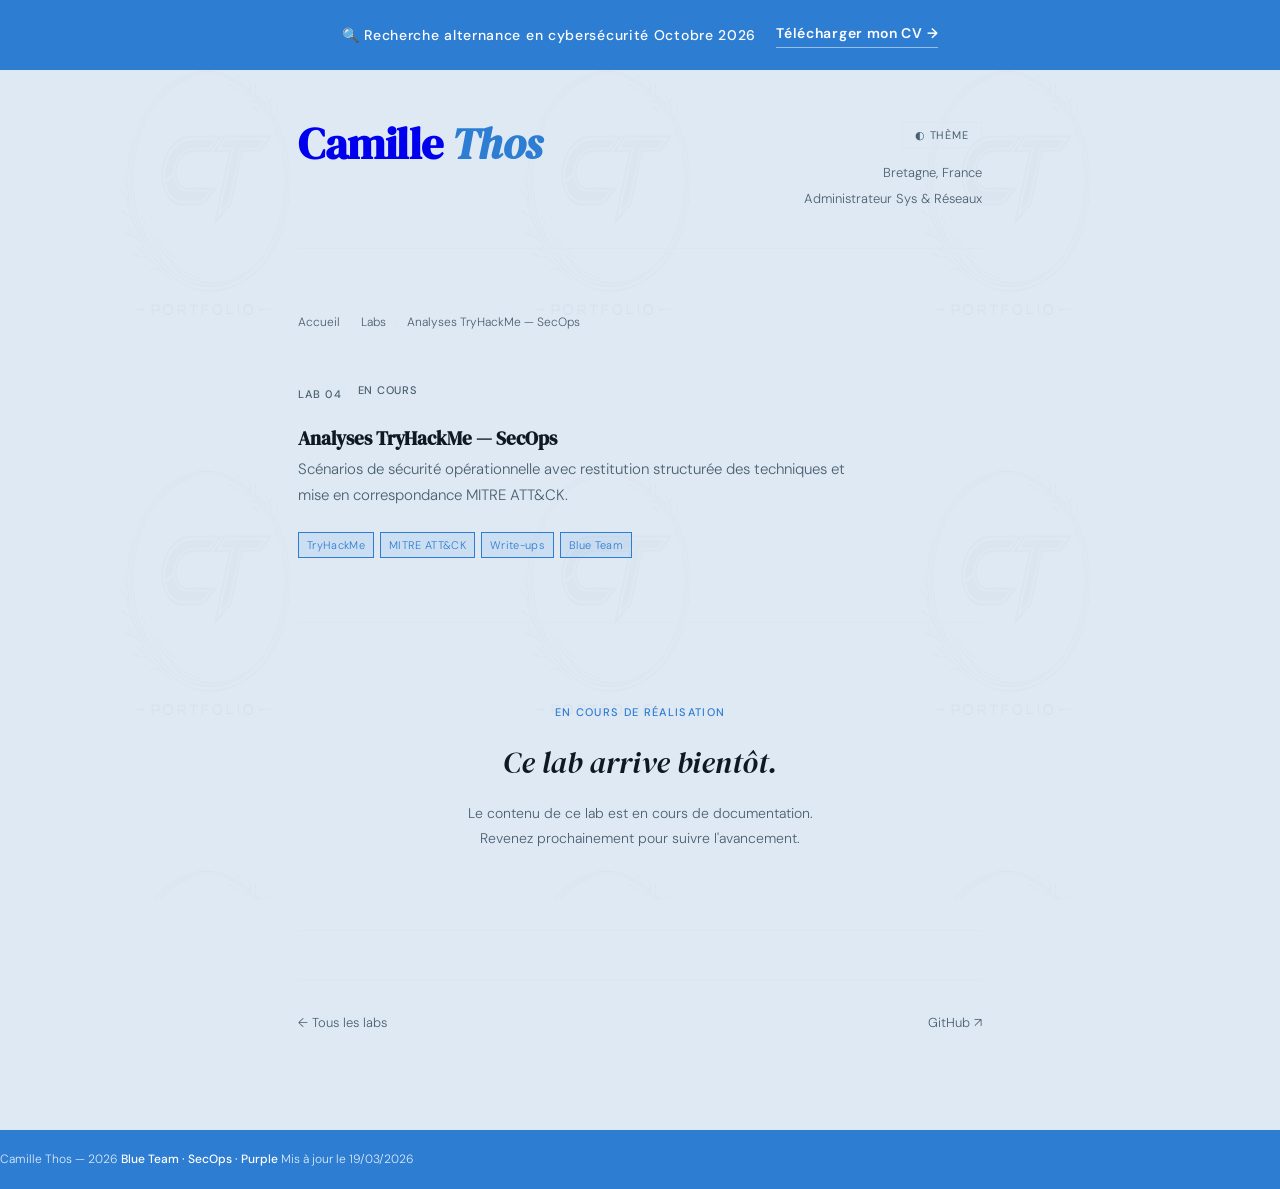
<file: lab-tryhackme.html>
<!DOCTYPE html>
<html lang="fr" data-theme="light">
<head>
  <meta charset="UTF-8" />
  <meta name="viewport" content="width=device-width, initial-scale=1.0" />
  <title>Analyses TryHackMe SecOps Camille Thos</title>
  <link href="https://fonts.googleapis.com/css2?family=DM+Serif+Display:ital@0;1&family=DM+Sans:opsz,wght@9..40,300;9..40,400;9..40,500&display=swap" rel="stylesheet" />
  <link rel="stylesheet" href="style.css" />
</head>
<body>
<div class="banner">
  &#128269; Recherche alternance en cybersécurité Octobre 2026
  <a href="CV_THOS_CAMILLE.pdf" target="_blank">Télécharger mon CV →</a>
</div>
<div class="container">
  <header>
    <div class="header-top">
      <a href="index.html" style="text-decoration:none"><h1 class="name">Camille <em>Thos</em></h1></a>
      <div class="header-right">
        <button class="theme-toggle" onclick="toggleTheme()">◐ Thème</button>
        <div class="header-meta">Bretagne, France<br>Administrateur Sys & Réseaux</div>
      </div>
    </div>
  </header>

  <div class="breadcrumb">
    <a href="index.html">Accueil</a>
    <span>/</span>
    <a href="index.html#labs">Labs</a>
    <span>/</span>
    Analyses TryHackMe — SecOps
  </div>

  <div class="lab-header">
    <div class="lab-meta">
      <span class="lab-num">Lab 04</span>
      <span class="lab-status">En cours</span>
    </div>
    <h1 class="lab-title">Analyses TryHackMe — SecOps</h1>
    <p class="lab-intro">Scénarios de sécurité opérationnelle avec restitution structurée des techniques et mise en correspondance MITRE ATT&amp;CK.</p>
    <div class="lab-tags">
      <span class="lab-tag">TryHackMe</span>
      <span class="lab-tag">MITRE ATT&amp;CK</span>
      <span class="lab-tag">Write-ups</span>
      <span class="lab-tag">Blue Team</span>
    </div>
  </div>

  <div class="coming-soon">
    <div class="coming-soon-label">En cours de réalisation</div>
    <div class="coming-soon-title">Ce lab arrive bientôt.</div>
    <p class="coming-soon-desc">Le contenu de ce lab est en cours de documentation. Revenez prochainement pour suivre l'avancement.</p>
  </div>

  <div class="lab-nav">
    <a href="index.html#labs">← Tous les labs</a>
    <a href="https://github.com/camille-thos/Cyber-Portfolio" target="_blank">GitHub ↗</a>
  </div>

  
</div>
<footer>
  <span>Camille Thos &mdash; 2026</span>
  <span class="footer-accent">Blue Team &middot; SecOps &middot; Purple</span>
  <span>Mis à jour le 19/03/2026</span>
</footer>
<script>
  function toggleTheme() {
    const html = document.documentElement;
    const next = html.getAttribute('data-theme') === 'dark' ? 'light' : 'dark';
    html.setAttribute('data-theme', next);
    localStorage.setItem('theme', next);
  }
  const saved = localStorage.getItem('theme');
  if (saved) document.documentElement.setAttribute('data-theme', saved);

  document.querySelectorAll('.accordion-trigger').forEach(btn => {
    btn.addEventListener('click', () => {
      const item = btn.parentElement;
      const isOpen = item.classList.contains('open');
      document.querySelectorAll('.accordion-item').forEach(i => i.classList.remove('open'));
      if (!isOpen) {
        item.classList.add('open');
        setTimeout(() => item.scrollIntoView({ behavior: 'smooth', block: 'start' }), 50);
      }
    });
  });
</script>
</body>
</html>
</file>
<file: style.css>
*, *::before, *::after { box-sizing: border-box; margin: 0; padding: 0; }

:root {
  --white: #eef2f7;
  --black: #0f1923;
  --gray: #4a6070;
  --light: #dde6ef;
  --accent: #2d7dd2;
  --accent-dim: rgba(45,125,210,0.10);
  --serif: 'DM Serif Display', Georgia, serif;
  --sans: 'DM Sans', sans-serif;
}

[data-theme="dark"] {
  --white: #0b1520;
  --black: #dde8f0;
  --gray: #8aacbe;
  --light: #1a2a38;
  --accent: #4a9edd;
  --accent-dim: rgba(74,158,221,0.12);
}

html, body { overflow-x: hidden; }
html { scroll-behavior: smooth; background: var(--accent); }

body {
  background: rgba(238,242,247,0.92);
  color: var(--black);
  font-family: var(--sans);
  font-weight: 300;
  font-size: 15px;
  line-height: 1.65;
  transition: background 0.2s, color 0.2s;
}

[data-theme="dark"] body {
  background: rgba(11,21,32,0.92);
}

/* ── FILIGRANE ── */
body::before {
  content: '';
  position: fixed;
  inset: 0;
  background-image: url('images/filigrane.png');
  background-size: 400px 400px;
  background-repeat: repeat;
  opacity: 0.06;
  pointer-events: none;
  z-index: 0;
}

.container, .banner, footer, header {
  position: relative;
  z-index: 1;
}

/* ── CONTAINER ── */
.container {
  max-width: 780px;
  margin: 0 auto;
  padding: 0 48px 48px;
}

/* ── BANNER ── */
.banner {
  background: var(--accent);
  color: #fff;
  text-align: center;
  padding: 22px 32px;
  font-size: 14px;
  font-weight: 500;
  letter-spacing: 0.05em;
  display: flex;
  align-items: center;
  justify-content: center;
  gap: 20px;
  flex-wrap: wrap;
  position: relative;
  z-index: 2;
}
.banner a {
  color: #fff;
  text-decoration: none;
  border-bottom: 1px solid rgba(255,255,255,0.5);
  padding-bottom: 2px;
  font-size: 14px;
  font-weight: 600;
  transition: border-color 0.15s;
}
.banner a:hover { border-color: #fff; }

/* ── HEADER ── */
header { padding: 52px 0 0; margin-bottom: 64px; }

.header-top {
  display: flex;
  justify-content: space-between;
  align-items: flex-start;
  padding-bottom: 36px;
  border-bottom: 1px solid var(--light);
}

.name { font-family: var(--serif); font-size: 44px; line-height: 1; letter-spacing: -0.01em; }
.name em { font-style: italic; color: var(--accent); }

.header-right { display: flex; flex-direction: column; align-items: flex-end; gap: 12px; }
.header-meta { text-align: right; font-size: 13px; color: var(--gray); line-height: 2; }

.badge {
  display: inline-block;
  background: var(--accent-dim);
  color: var(--accent);
  border: 1px solid var(--accent);
  font-size: 10px;
  font-weight: 500;
  letter-spacing: 0.08em;
  text-transform: uppercase;
  padding: 4px 10px;
}

.theme-toggle {
  background: none;
  border: 1px solid var(--light);
  color: var(--gray);
  font-family: var(--sans);
  font-size: 11px;
  letter-spacing: 0.08em;
  text-transform: uppercase;
  padding: 5px 12px;
  cursor: pointer;
  transition: border-color 0.15s, color 0.15s;
}
.theme-toggle:hover { border-color: var(--accent); color: var(--accent); }

.header-intro {
  font-family: var(--serif);
  font-size: 23px;
  line-height: 1.45;
  max-width: 540px;
  padding: 32px 0;
  border-bottom: 1px solid var(--light);
}
.header-intro em { font-style: italic; color: var(--accent); }

nav { display: flex; gap: 28px; padding: 16px 0 0; font-size: 13px; }
nav a { color: var(--gray); text-decoration: none; transition: color 0.15s; }
nav a:hover, nav a.active { color: var(--accent); }

/* ── SECTIONS ── */
section { margin-bottom: 64px; }

.section-label {
  font-size: 11px;
  font-weight: 500;
  letter-spacing: 0.1em;
  text-transform: uppercase;
  color: var(--accent);
  margin-bottom: 28px;
  display: flex;
  align-items: center;
  gap: 14px;
}
.section-label::after { content: ''; flex: 1; height: 1px; background: var(--light); }

/* ── ABOUT ── */
.about-body { max-width: 600px; }
.about-body p { font-size: 15px; line-height: 1.8; color: var(--black); }
.about-body p + p { margin-top: 14px; color: var(--gray); font-size: 14px; }

/* ── SKILLS ── */
.skills-table { width: 100%; border-collapse: collapse; }
.skills-table tr { border-bottom: 1px solid var(--light); }
.skills-table tr:first-child { border-top: 1px solid var(--light); }
.skills-table td { padding: 13px 0; vertical-align: top; font-size: 14px; color: var(--black); }
.skills-table td:first-child { width: 190px; color: var(--accent); font-size: 13px; font-weight: 500; padding-right: 20px; }

/* ── LABS INDEX ── */
.lab {
  padding: 28px 0;
  border-bottom: 1px solid var(--light);
  display: grid;
  grid-template-columns: 1fr auto;
  gap: 20px;
  align-items: start;
}
.lab:first-child { border-top: 1px solid var(--light); }
.lab-title { font-family: var(--serif); font-size: 19px; margin-bottom: 6px; line-height: 1.2; color: var(--black); }
.lab-desc { font-size: 13px; color: var(--gray); line-height: 1.6; margin-bottom: 14px; max-width: 500px; }
.lab-tags { display: flex; flex-wrap: wrap; gap: 6px; }
.lab-tag { font-size: 11px; color: var(--accent); background: var(--accent-dim); border: 1px solid var(--accent); padding: 3px 8px; letter-spacing: 0.03em; }
.lab-aside { text-align: right; }
.lab-status { font-size: 11px; font-weight: 500; letter-spacing: 0.07em; text-transform: uppercase; color: var(--gray); display: block; margin-bottom: 8px; }
.lab-status.on { color: var(--accent); }
.lab-link { font-size: 12px; color: var(--accent); text-decoration: none; border-bottom: 1px solid currentColor; padding-bottom: 1px; transition: opacity 0.15s; display: block; }
.lab-link:hover { opacity: 0.5; }

/* ── LAB PAGE ── */
.breadcrumb { font-size: 12px; color: var(--gray); margin-bottom: 48px; display: flex; align-items: center; gap: 8px; }
.breadcrumb a { color: var(--gray); text-decoration: none; transition: color 0.15s; }
.breadcrumb a:hover { color: var(--accent); }
.breadcrumb span { color: var(--light); }

.lab-header { margin-bottom: 64px; }
.lab-meta { display: flex; align-items: center; gap: 16px; margin-bottom: 20px; flex-wrap: wrap; }
.lab-num { font-size: 11px; font-weight: 500; letter-spacing: 0.1em; text-transform: uppercase; color: var(--gray); }
.lab-status-badge { font-size: 11px; font-weight: 500; letter-spacing: 0.07em; text-transform: uppercase; color: var(--accent); border: 1px solid var(--accent); padding: 3px 10px; }
.lab-status-badge.wip { color: var(--gray); border-color: var(--light); }
.lab-title-big { font-family: var(--serif); font-size: clamp(28px, 5vw, 42px); line-height: 1.1; letter-spacing: -0.01em; margin-bottom: 20px; }
.lab-intro { font-size: 15px; color: var(--gray); max-width: 580px; line-height: 1.75; margin-bottom: 24px; }
.lab-github { font-size: 12px; color: var(--accent); text-decoration: none; border-bottom: 1px solid currentColor; padding-bottom: 1px; transition: opacity 0.15s; }
.lab-github:hover { opacity: 0.4; }

/* ── ACCORDÉON ── */
.accordion { border-top: 1px solid var(--light); }
.accordion-item { border-bottom: 1px solid var(--light); }
.accordion-trigger { width: 100%; background: none; border: none; padding: 22px 0; display: flex; align-items: center; gap: 20px; cursor: pointer; text-align: left; transition: opacity 0.15s; }
.accordion-trigger:hover { opacity: 0.7; }
.accordion-num { font-size: 11px; font-weight: 500; letter-spacing: 0.08em; text-transform: uppercase; color: var(--accent); flex-shrink: 0; width: 60px; }
.accordion-title { font-family: var(--serif); font-size: 18px; color: var(--black); flex: 1; }
.accordion-icon { font-size: 18px; color: var(--gray); flex-shrink: 0; transition: transform 0.3s ease; line-height: 1; }
.accordion-item.open .accordion-icon { transform: rotate(45deg); }
.accordion-body { display: none; padding: 0 0 28px 80px; }
.accordion-item.open .accordion-body { display: block; }
.accordion-body p { font-size: 14px; color: var(--gray); line-height: 1.75; max-width: 540px; margin-bottom: 16px; }

/* ── TABLES ── */
.infra-table, .event-table { width: 100%; border-collapse: collapse; margin: 16px 0; }
.infra-table tr, .event-table tr { border-bottom: 1px solid var(--light); }
.infra-table tr:first-child, .event-table tr:first-child { border-top: 1px solid var(--light); }
.infra-table th, .event-table th { padding: 10px 0; font-size: 11px; font-weight: 500; letter-spacing: 0.07em; text-transform: uppercase; color: var(--accent); text-align: left; }
.infra-table td, .event-table td { padding: 12px 0; font-size: 13px; color: var(--gray); vertical-align: top; }
.infra-table td:first-child { width: 110px; font-weight: 500; color: var(--black); }
.event-table td:first-child { font-family: monospace; font-size: 12px; color: var(--accent); width: 80px; }

/* ── SCREENSHOT / IMG ── */
.screenshot { border: 1px solid var(--light); background: var(--light); aspect-ratio: 16/9; display: flex; align-items: center; justify-content: center; font-size: 12px; color: var(--gray); margin: 16px 0; letter-spacing: 0.03em; }
.lab-img { width: 100%; border: 1px solid var(--light); margin: 16px 0; display: block; }

/* ── CODE ── */
code { font-size: 12px; background: var(--light); padding: 2px 6px; font-family: monospace; }
.path { font-size: 12px; color: var(--gray); font-family: monospace; background: var(--light); padding: 10px; line-height: 1.8; display: block; margin: 8px 0; }

/* ── OBJ LIST ── */
.obj-list { list-style: none; max-width: 580px; }
.obj-list li { padding: 12px 0; border-bottom: 1px solid var(--light); font-size: 14px; display: flex; gap: 16px; align-items: baseline; color: var(--gray); }
.obj-list li:first-child { border-top: 1px solid var(--light); }
.obj-check { color: var(--accent); font-size: 11px; flex-shrink: 0; }

/* ── COMING SOON ── */
.coming-soon { border-top: 1px solid var(--light); border-bottom: 1px solid var(--light); padding: 80px 0; text-align: center; }
.coming-soon-label { font-size: 11px; font-weight: 500; letter-spacing: 0.12em; text-transform: uppercase; color: var(--accent); margin-bottom: 16px; }
.coming-soon-title { font-family: var(--serif); font-size: 30px; color: var(--black); margin-bottom: 14px; font-style: italic; }
.coming-soon-desc { font-size: 14px; color: var(--gray); max-width: 380px; margin: 0 auto; line-height: 1.75; }

/* ── CONTACT ── */
.contact-wrap { border-top: 1px solid var(--light); border-bottom: 1px solid var(--light); padding: 48px 0; display: flex; justify-content: space-between; align-items: center; gap: 32px; flex-wrap: wrap; }
.contact-heading { font-family: var(--serif); font-size: 30px; line-height: 1.25; color: var(--black); }
.contact-heading em { font-style: italic; color: var(--accent); }
.contact-links { display: flex; flex-direction: column; gap: 12px; align-items: flex-end; }
.clink { font-size: 15px; color: var(--black); text-decoration: none; display: flex; align-items: center; gap: 6px; transition: color 0.15s; }
.clink:hover { color: var(--accent); }
.clink::after { content: '↗'; font-size: 10px; color: var(--gray); }

/* ── LAB NAV ── */
.lab-nav { display: flex; justify-content: space-between; padding: 32px 0 48px; border-top: 1px solid var(--light); font-size: 13px; margin-top: 48px; }
.lab-nav a { color: var(--gray); text-decoration: none; transition: color 0.15s; }
.lab-nav a:hover { color: var(--accent); }

/* ── FOOTER ── */
footer {
  background: var(--accent);
  color: rgba(255,255,255,0.85);
  padding: 20px 0;
  font-size: 12px;
  position: relative;
  z-index: 2;
  width: 100%;
}

footer .footer-inner {
  max-width: 780px;
  margin: 0 auto;
  padding: 0 48px;
  display: flex;
  justify-content: space-between;
  align-items: center;
  flex-wrap: wrap;
  gap: 8px;
}

footer .footer-accent { color: #fff; font-weight: 500; }

@media (max-width: 580px) {
  .header-top { flex-direction: column; gap: 20px; }
  .header-right { align-items: flex-start; }
  .name { font-size: 34px; }
  .header-intro { font-size: 19px; }
  .lab { grid-template-columns: 1fr; }
  .lab-aside { text-align: left; display: flex; gap: 14px; align-items: center; }
  .contact-wrap { flex-direction: column; }
  .contact-links { align-items: flex-start; }
  .accordion-body { padding-left: 0; }
  footer { padding: 20px 24px; }
}

/* ── LIGHTBOX ── */
.lightbox-overlay {
  visibility: hidden;
  opacity: 0;
  position: fixed;
  inset: 0;
  background: rgba(0,0,0,0.88);
  z-index: 9999;
  cursor: zoom-out;
  display: flex;
  align-items: center;
  justify-content: center;
  transition: opacity 0.2s, visibility 0.2s;
}
.lightbox-overlay.active {
  visibility: visible;
  opacity: 1;
}
.lightbox-overlay img {
  max-width: 90vw;
  max-height: 90vh;
  object-fit: contain;
  box-shadow: 0 0 60px rgba(0,0,0,0.8);
}
.lab-img {
  cursor: zoom-in;
  transition: opacity 0.15s;
}
.lab-img:hover { opacity: 0.82; }
</file>
